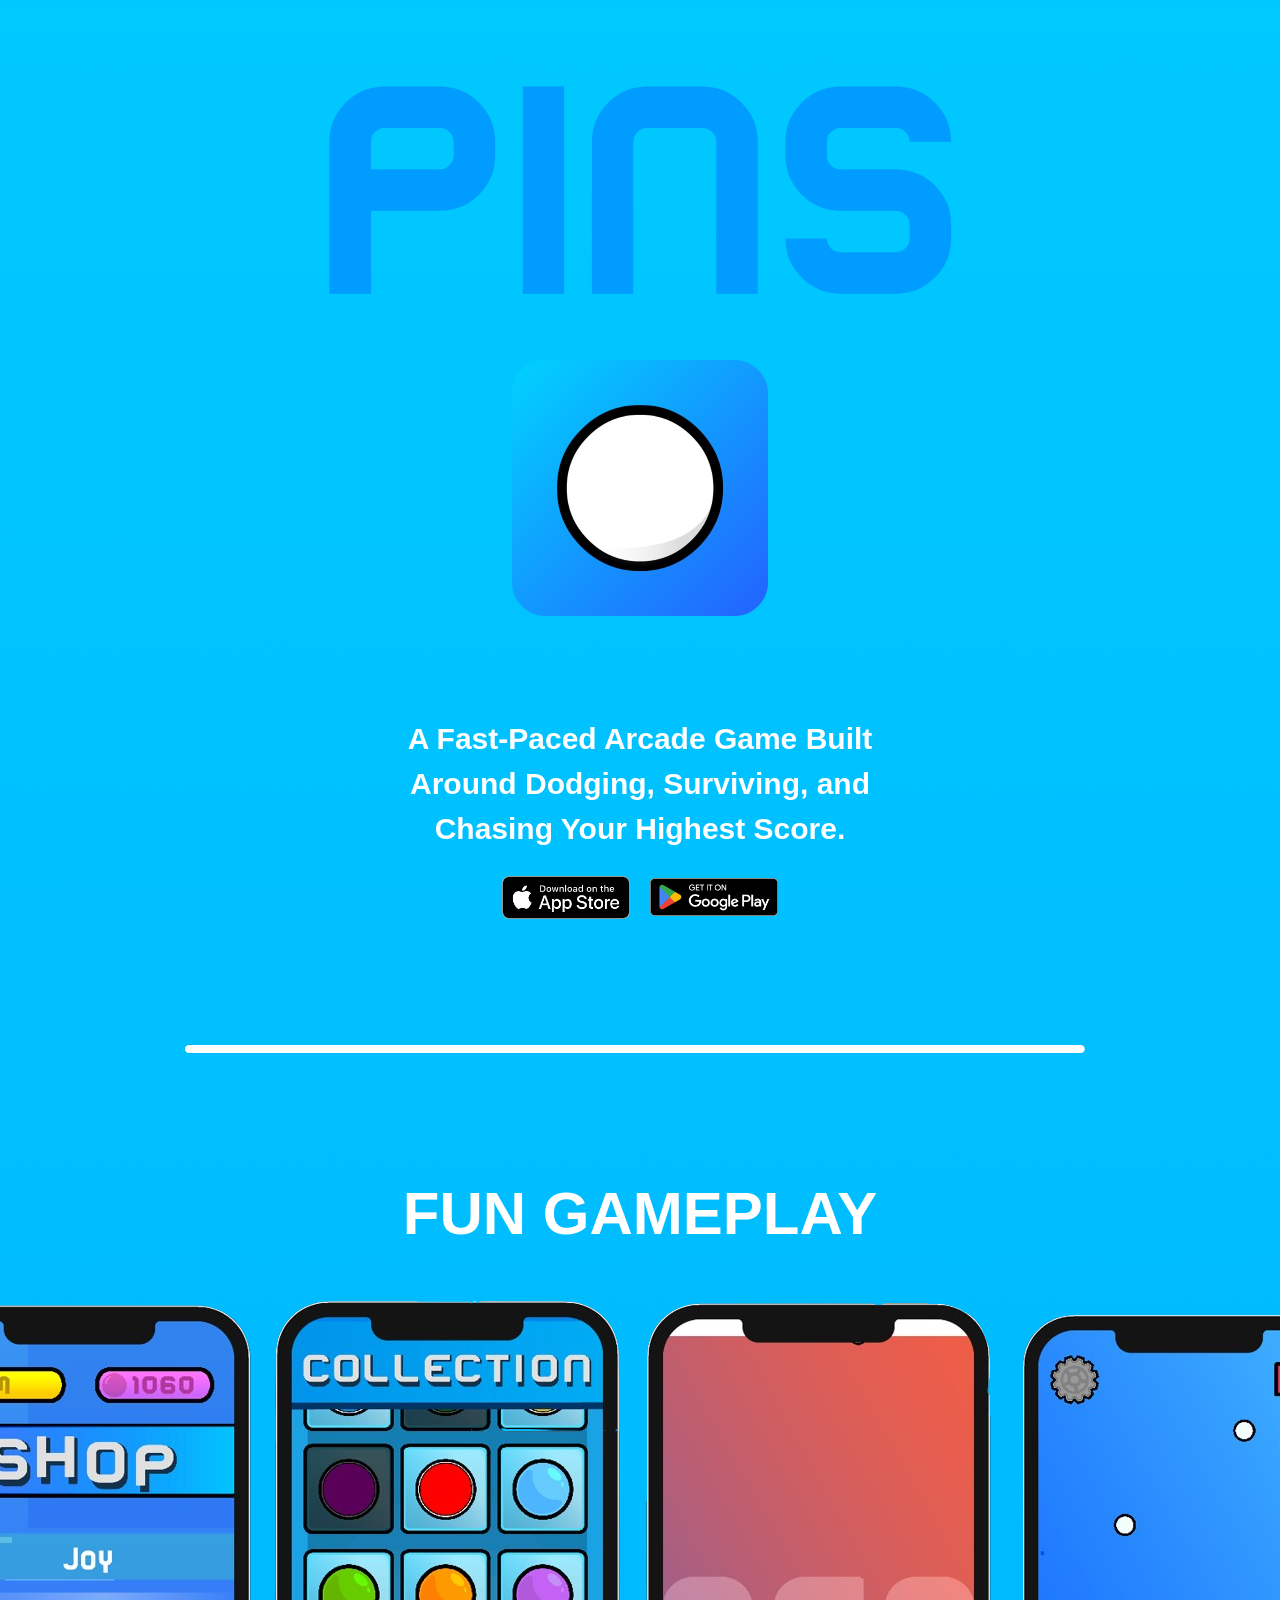
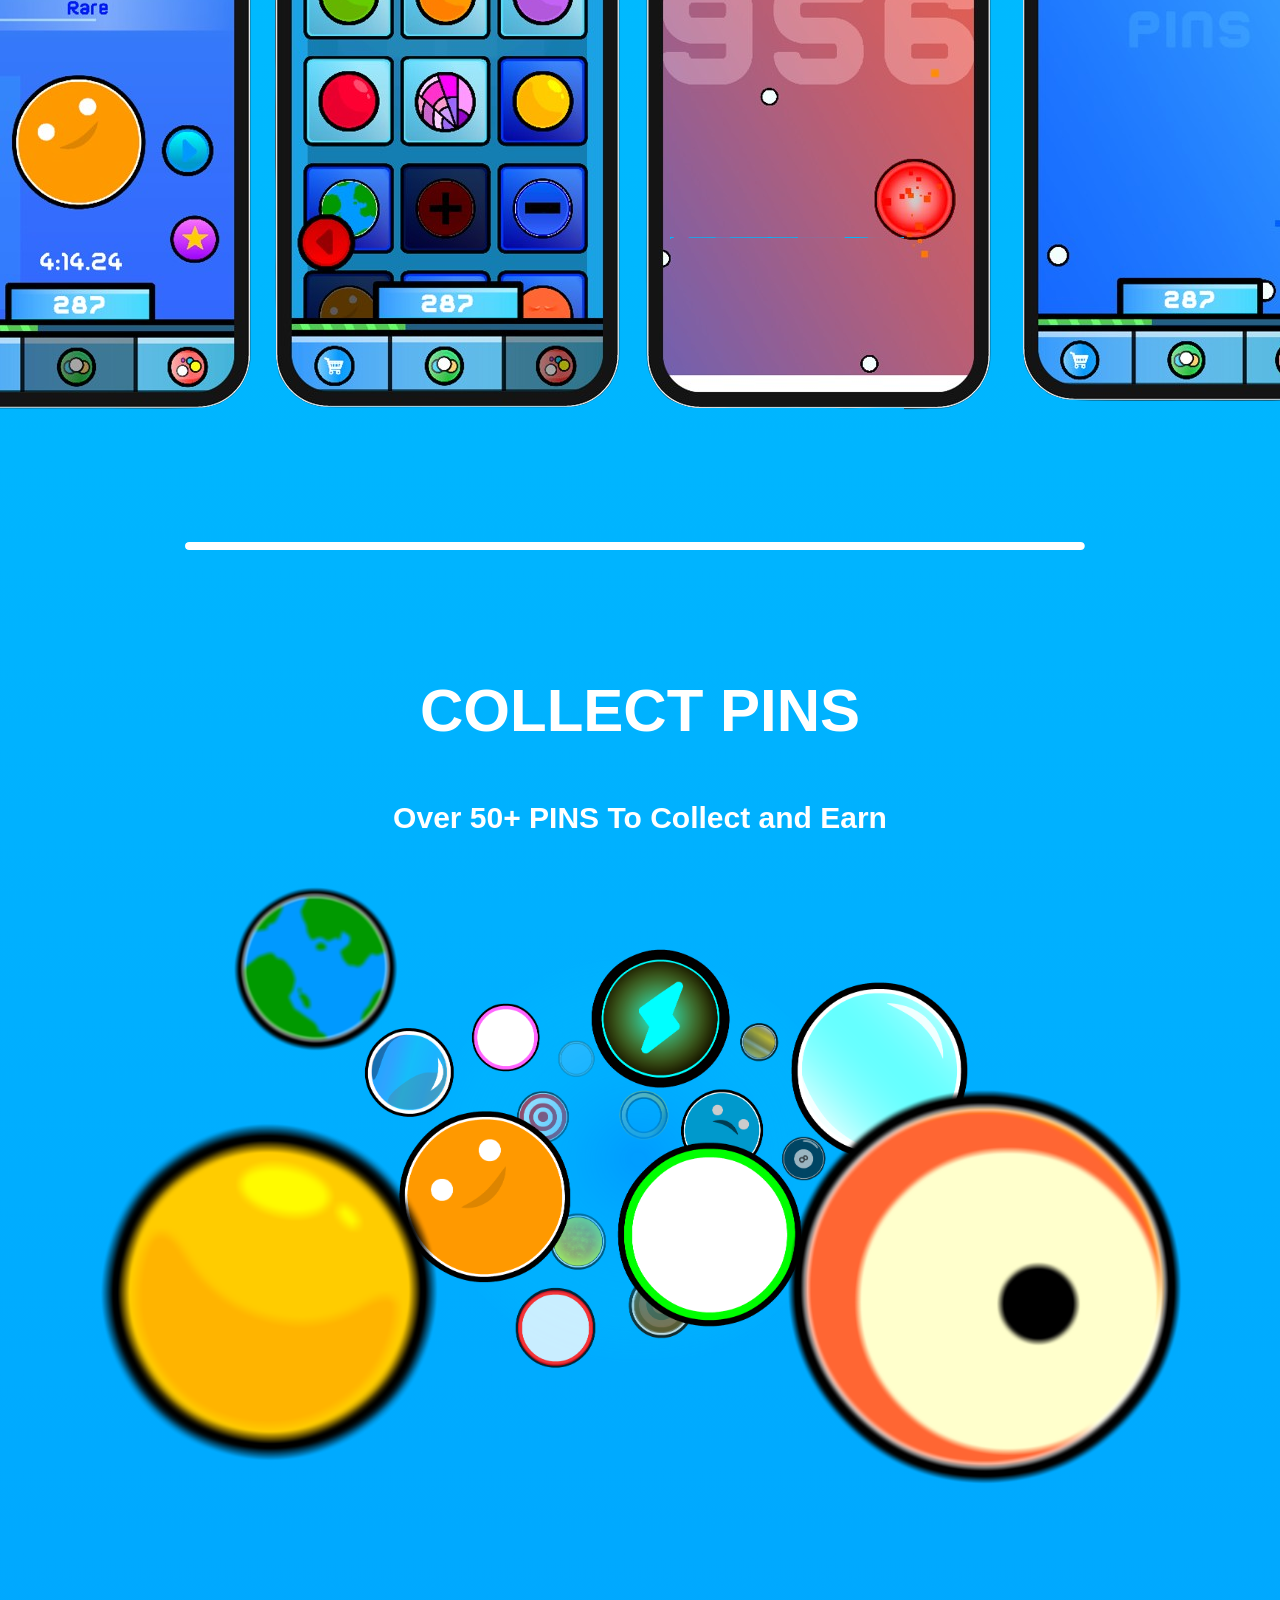
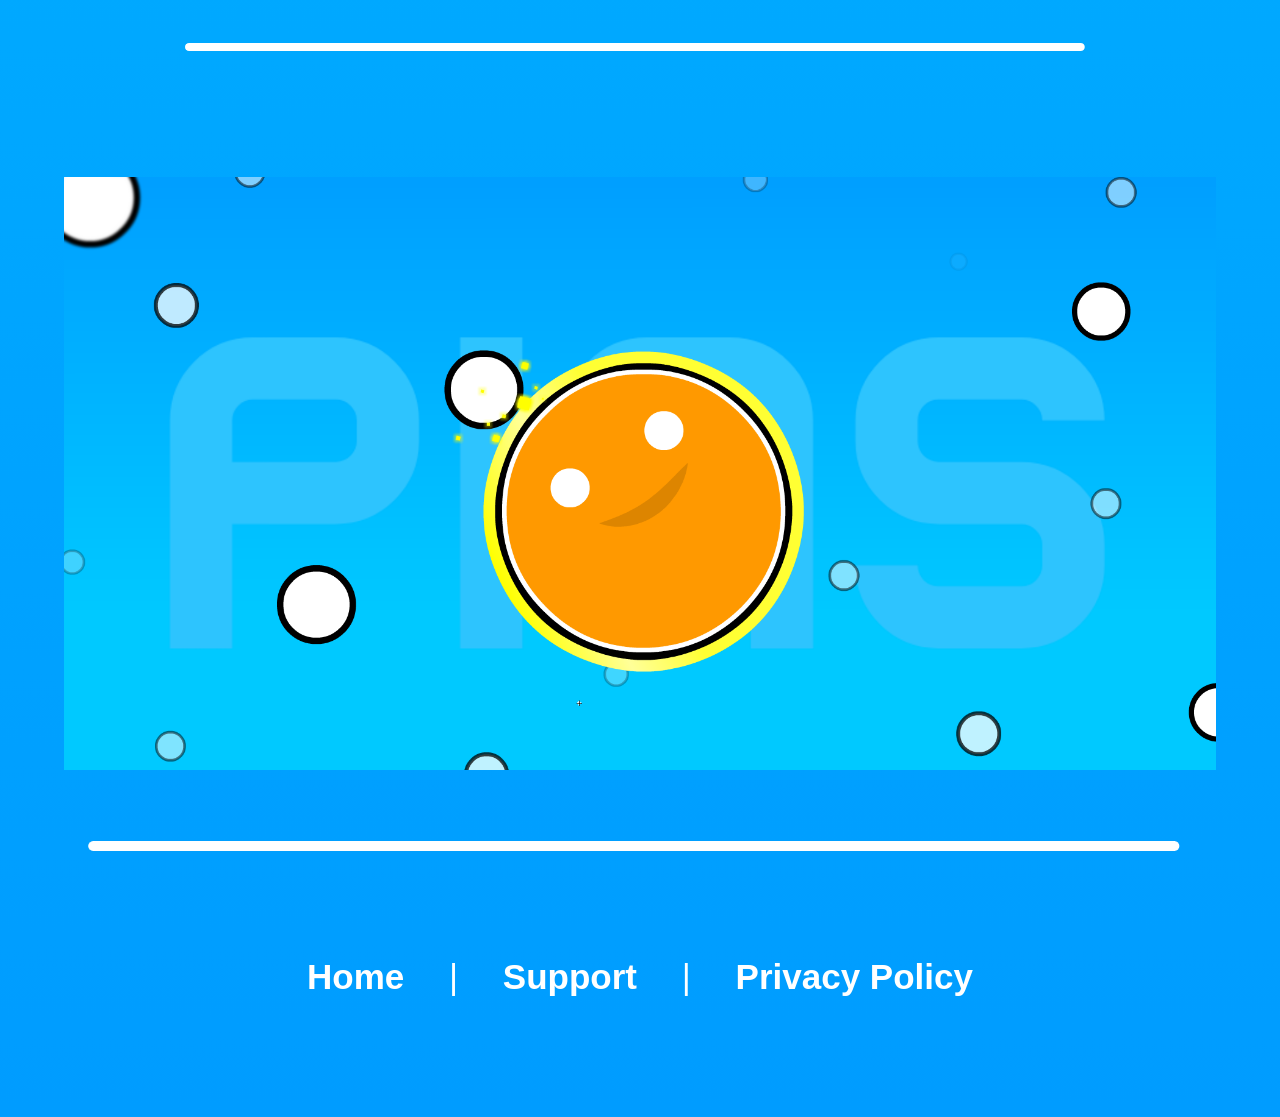
<file: index.html>
<!DOCTYPE html>
<html lang="en">

<head>
    <meta charset="UTF-8">

    <meta
        name="viewport"
        content="width=device-width, initial-scale=1.0"
    >

    <title>PINS</title>

    <link rel="stylesheet" href="css/style.css">
</head>

<body>

    <header>
        <img
            src="Images/PinsLogV3.1.png"
            alt="PINS Logo"
            class="pins-logo"
        >
    </header>


    <main>

        <!-- App Icon -->

        <img
            src="Images/AppIcon(Rounded).png"
            alt="PINS App Icon"
            class="AppIcon"
        >


        <!-- Description -->

        <p class="game-description">
            <b>
                A Fast-Paced Arcade Game Built Around Dodging,
                Surviving, and Chasing Your Highest Score.
            </b>
        </p>


        <!-- Store Buttons -->

        <div class="image-container2 store-buttons">

            <img
                src="Images/Download_on_the_App_Store_Badge_US-UK_RGB_blk_092917.png"
                alt="Download on the App Store"
            >

            <img
                src="Images/GetItOnGooglePlay_Badge_Web_color_English.png"
                alt="Get it on Google Play"
            >

        </div>


        <!-- Gameplay Separator -->

        <img
            src="Images/Seperator.png"
            alt=""
            class="SeperatorSmall"
        >


        <p class="Subtitle">
            <b>FUN GAMEPLAY</b>
        </p>


        <!-- Gameplay Images -->

        <div class="image-container">

            <img
                src="Images/GamePlay2.png"
                alt="Game Play Shot"
            >

            <img
                src="Images/Shop.png"
                alt="Shop Screen Preview"
            >

            <img
                src="Images/Collections.png"
                alt="Collections Screen Preview"
            >

            <img
                src="Images/GamePlay1.0.png"
                alt="Second Game Play Shot"
            >

            <img
                src="Images/HomeScreen.png"
                alt="Home Screen Preview"
            >

            <img
                src="Images/Inventory.png"
                alt="Inventory Screen Preview"
            >

        </div>


        <!-- Promo Separator -->

        <img
            src="Images/Seperator.png"
            alt=""
            class="SeperatorSmall"
        >

         <p class="Subtitle">
            <b>COLLECT PINS</b>
        </p>
        <p class="game-description">
            <b>Over 50+ PINS To Collect and Earn</b>
        </p>

        <img
            src="Images/PromoImageV2.png"
            alt="PINS Promotional Image"
            class="Promo"
        >

        
        <img
            src="Images/Seperator.png"
            alt=""
            class="SeperatorSmall"
        >

        <!-- Promotional Image -->

        <img
            src="Images/PinsPromotionalImage1.png"
            alt="PINS Promotional Image"
            class="Promo"
        >


        <!-- Footer Separator -->

        <img
            src="Images/Seperator.png"
            alt=""
            class="SeperatorLarge"
        >


        <!-- Navigation -->

        <nav>
            <a href="index.html">Home</a>
            <span>|</span>

            <a href="support.html">Support</a>
            <span>|</span>

            <a href="privacy-policy.html">Privacy Policy</a>
        </nav>

    </main>

</body>

</html>
</file>
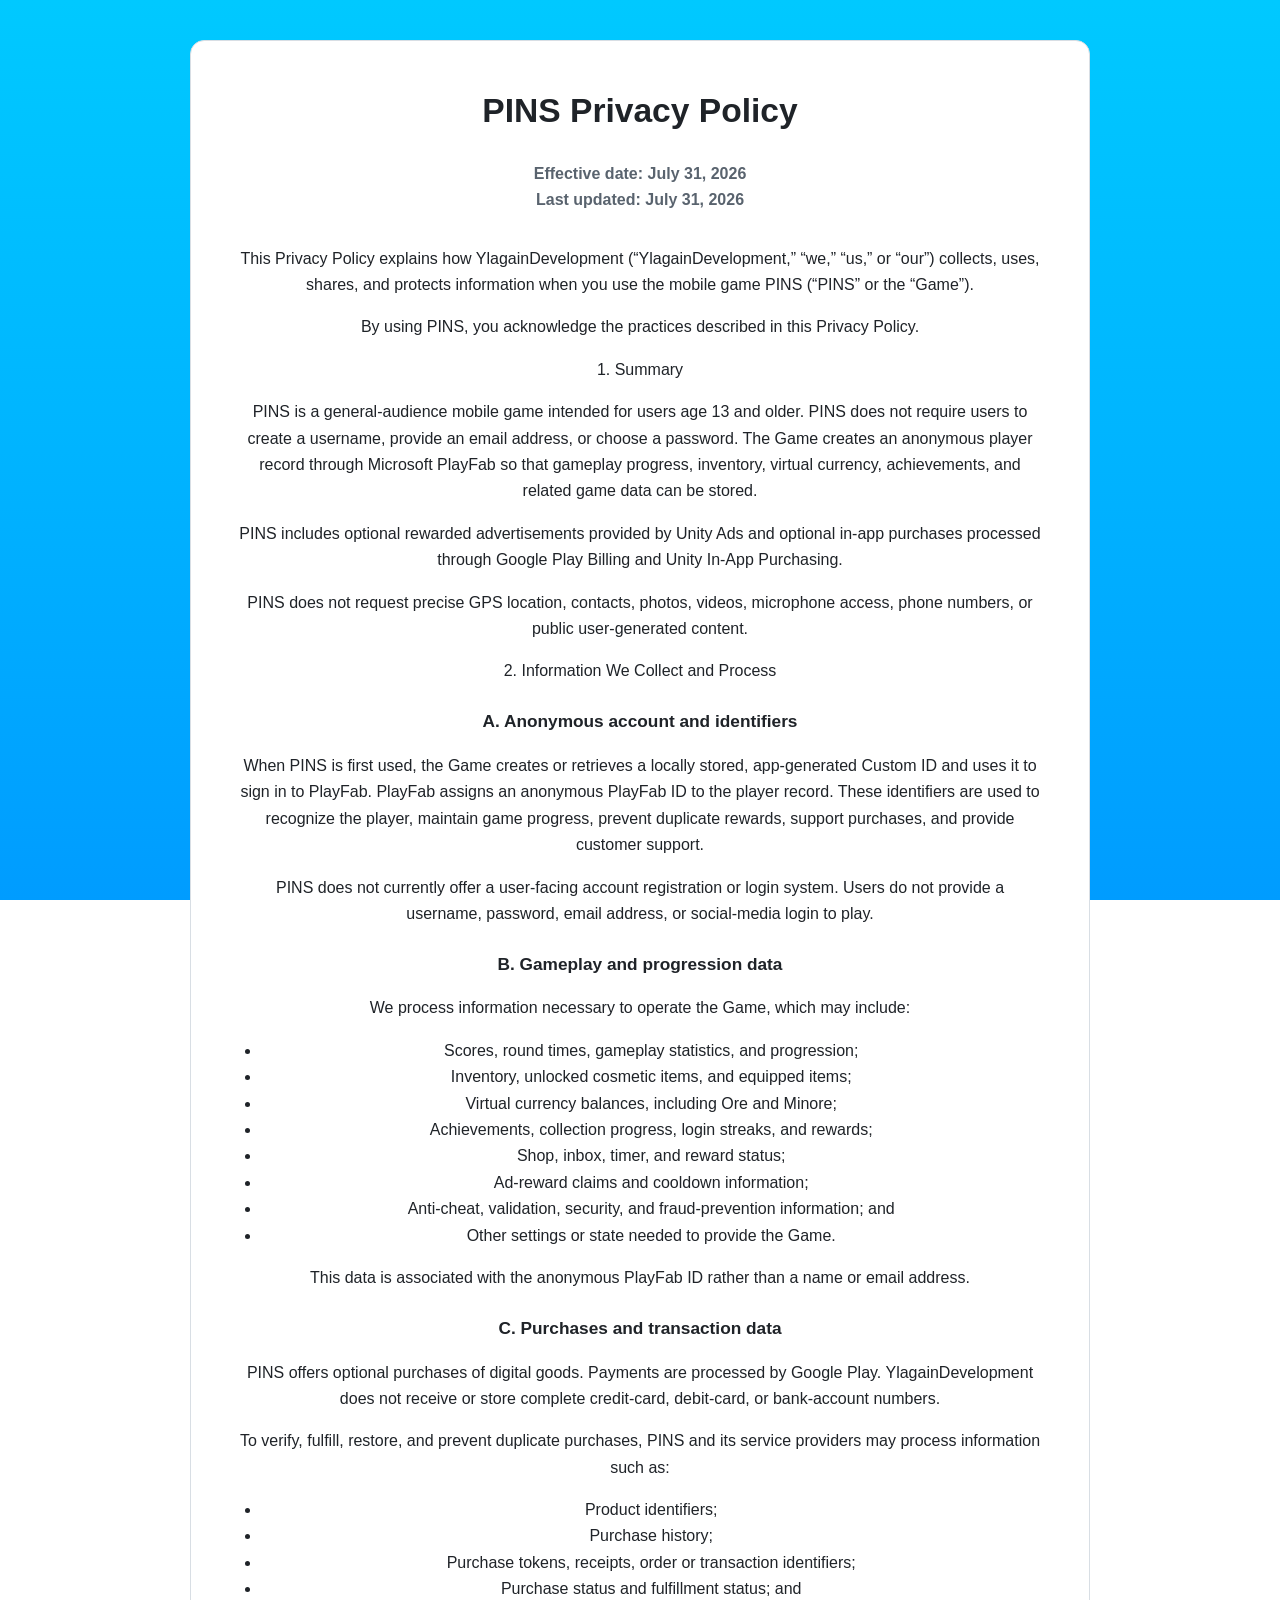
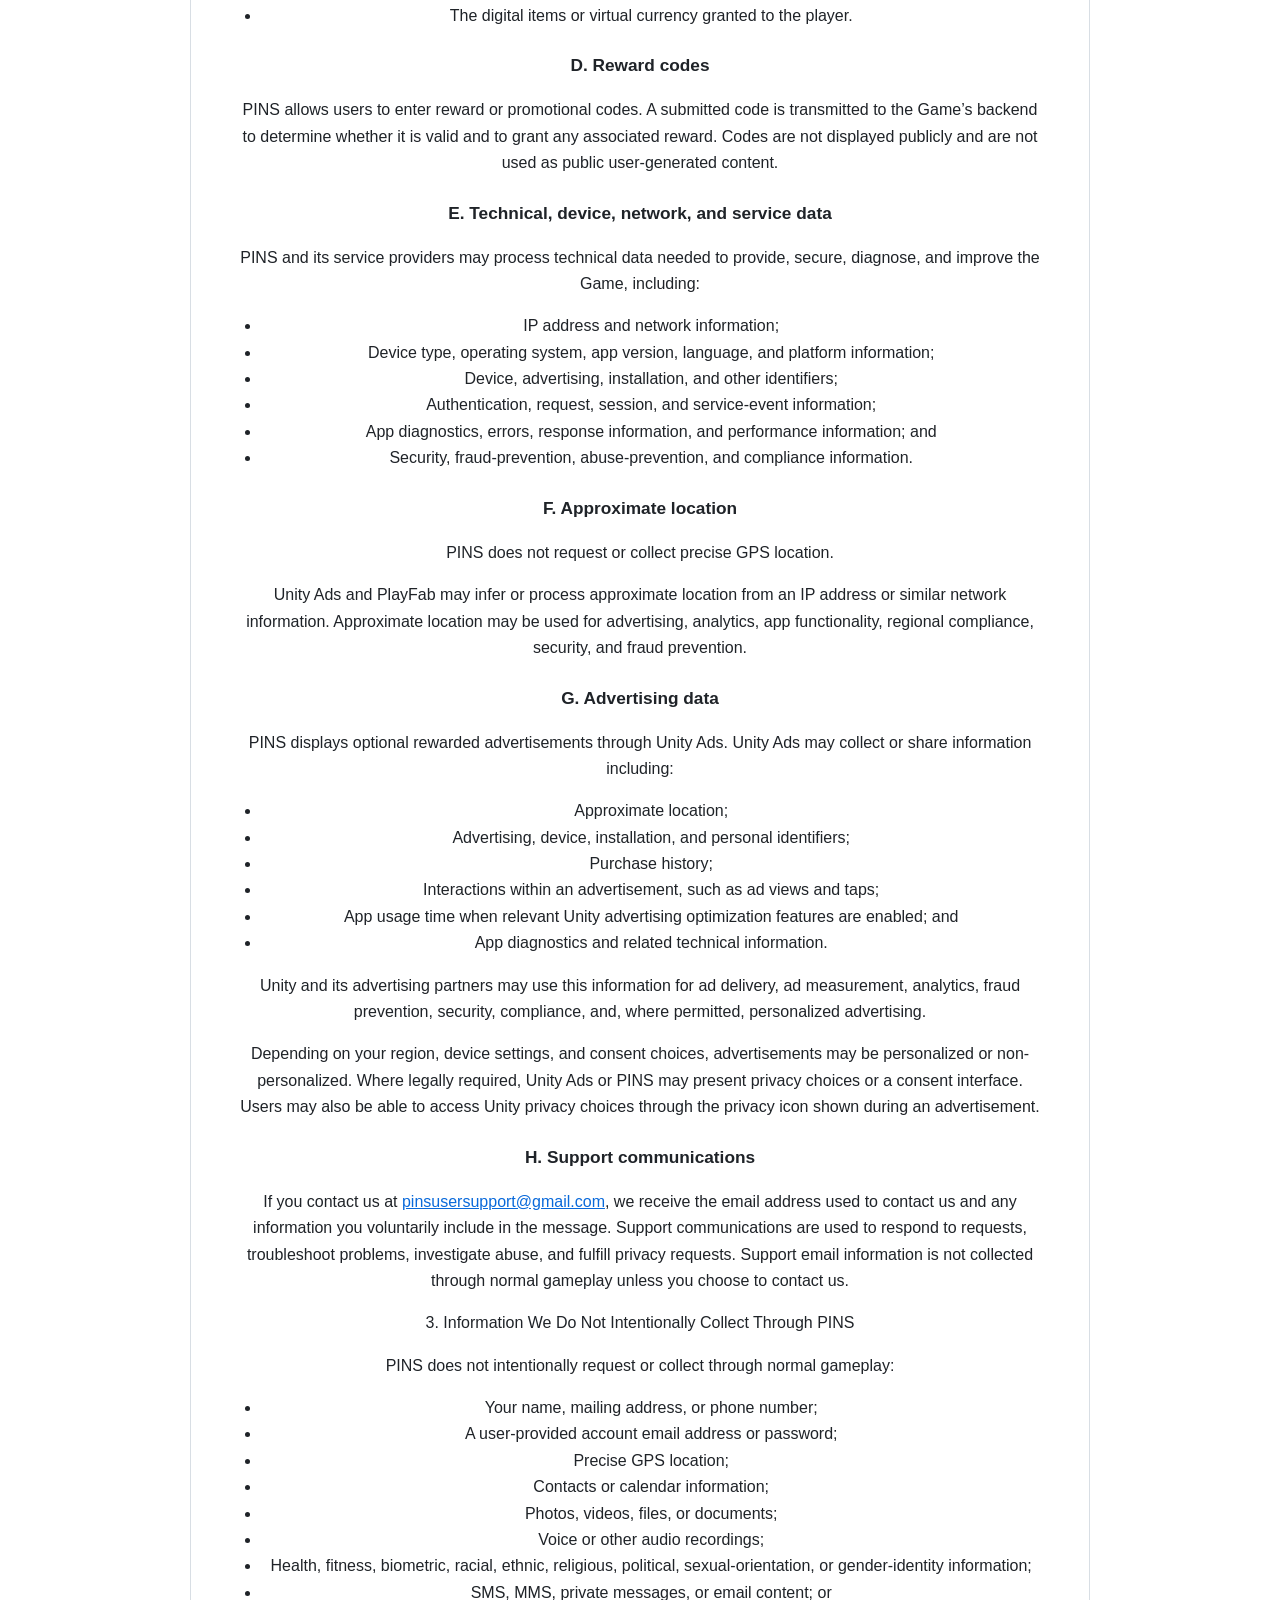
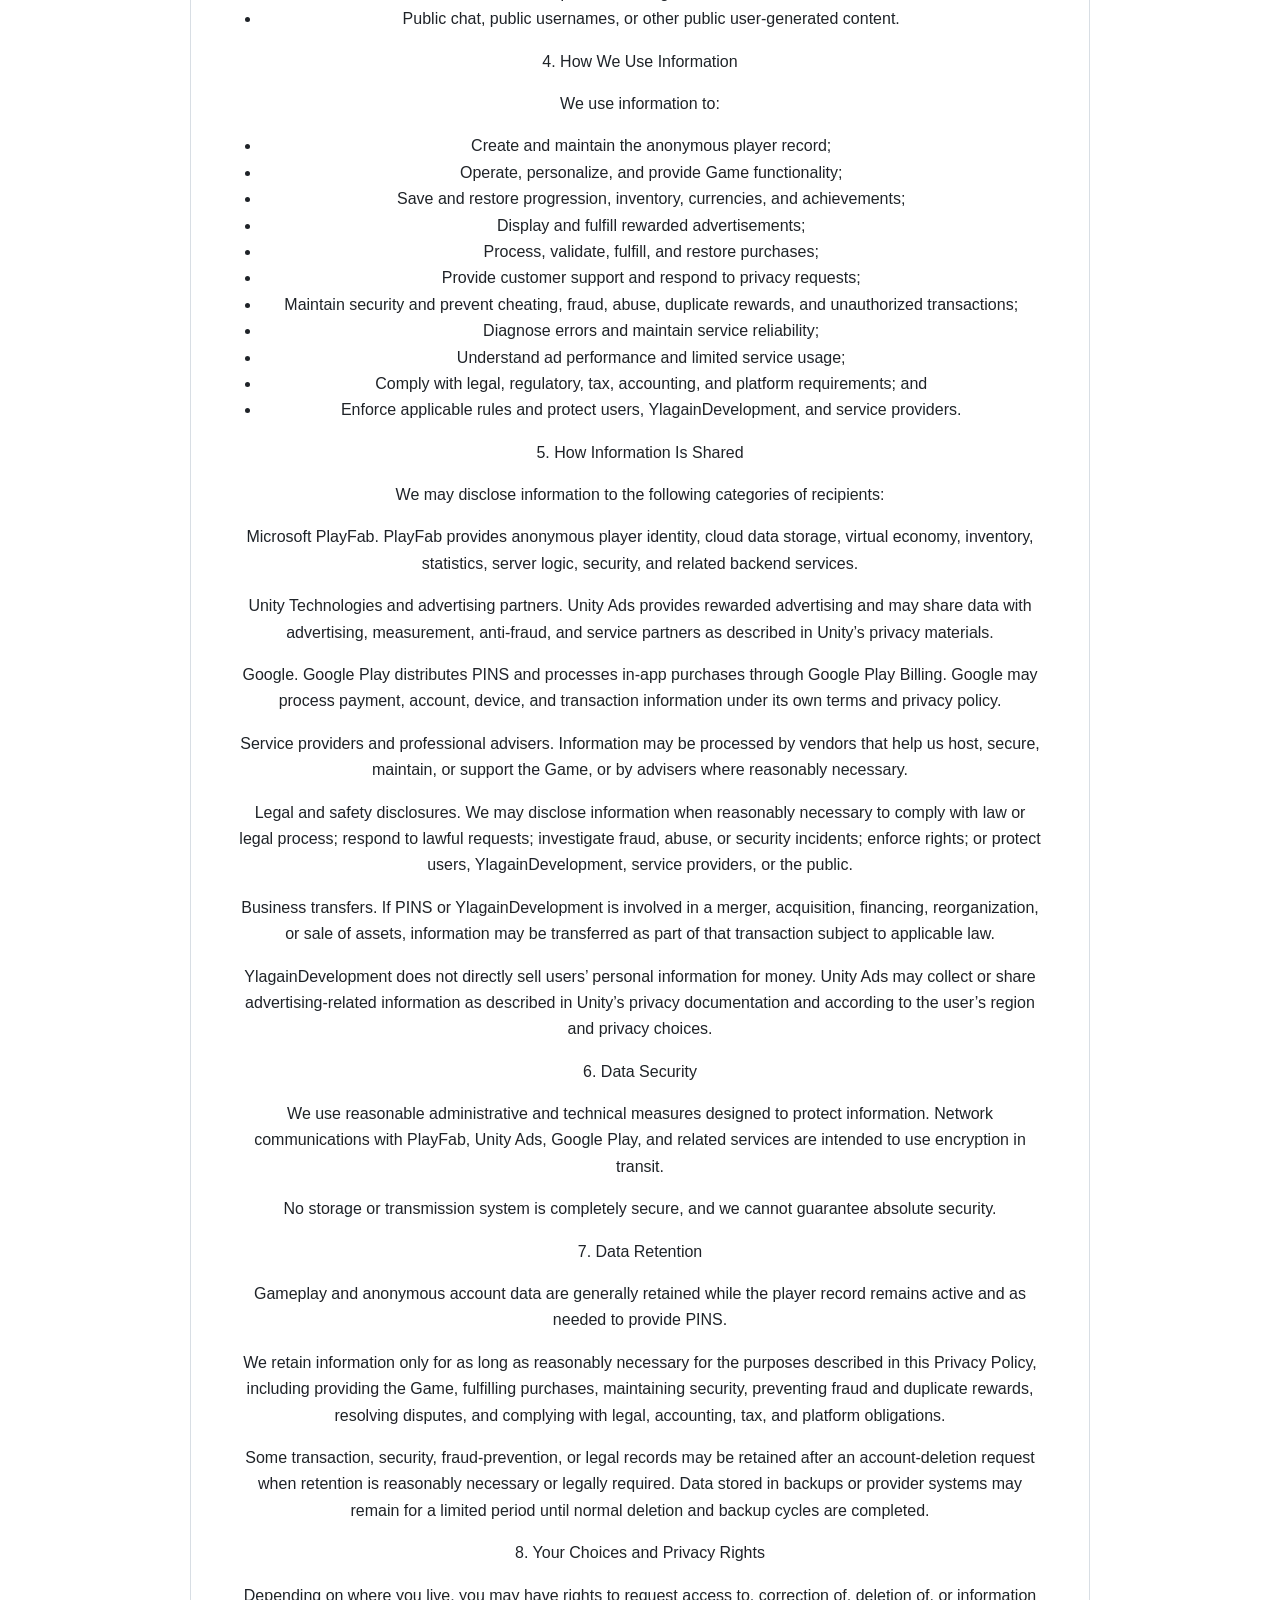
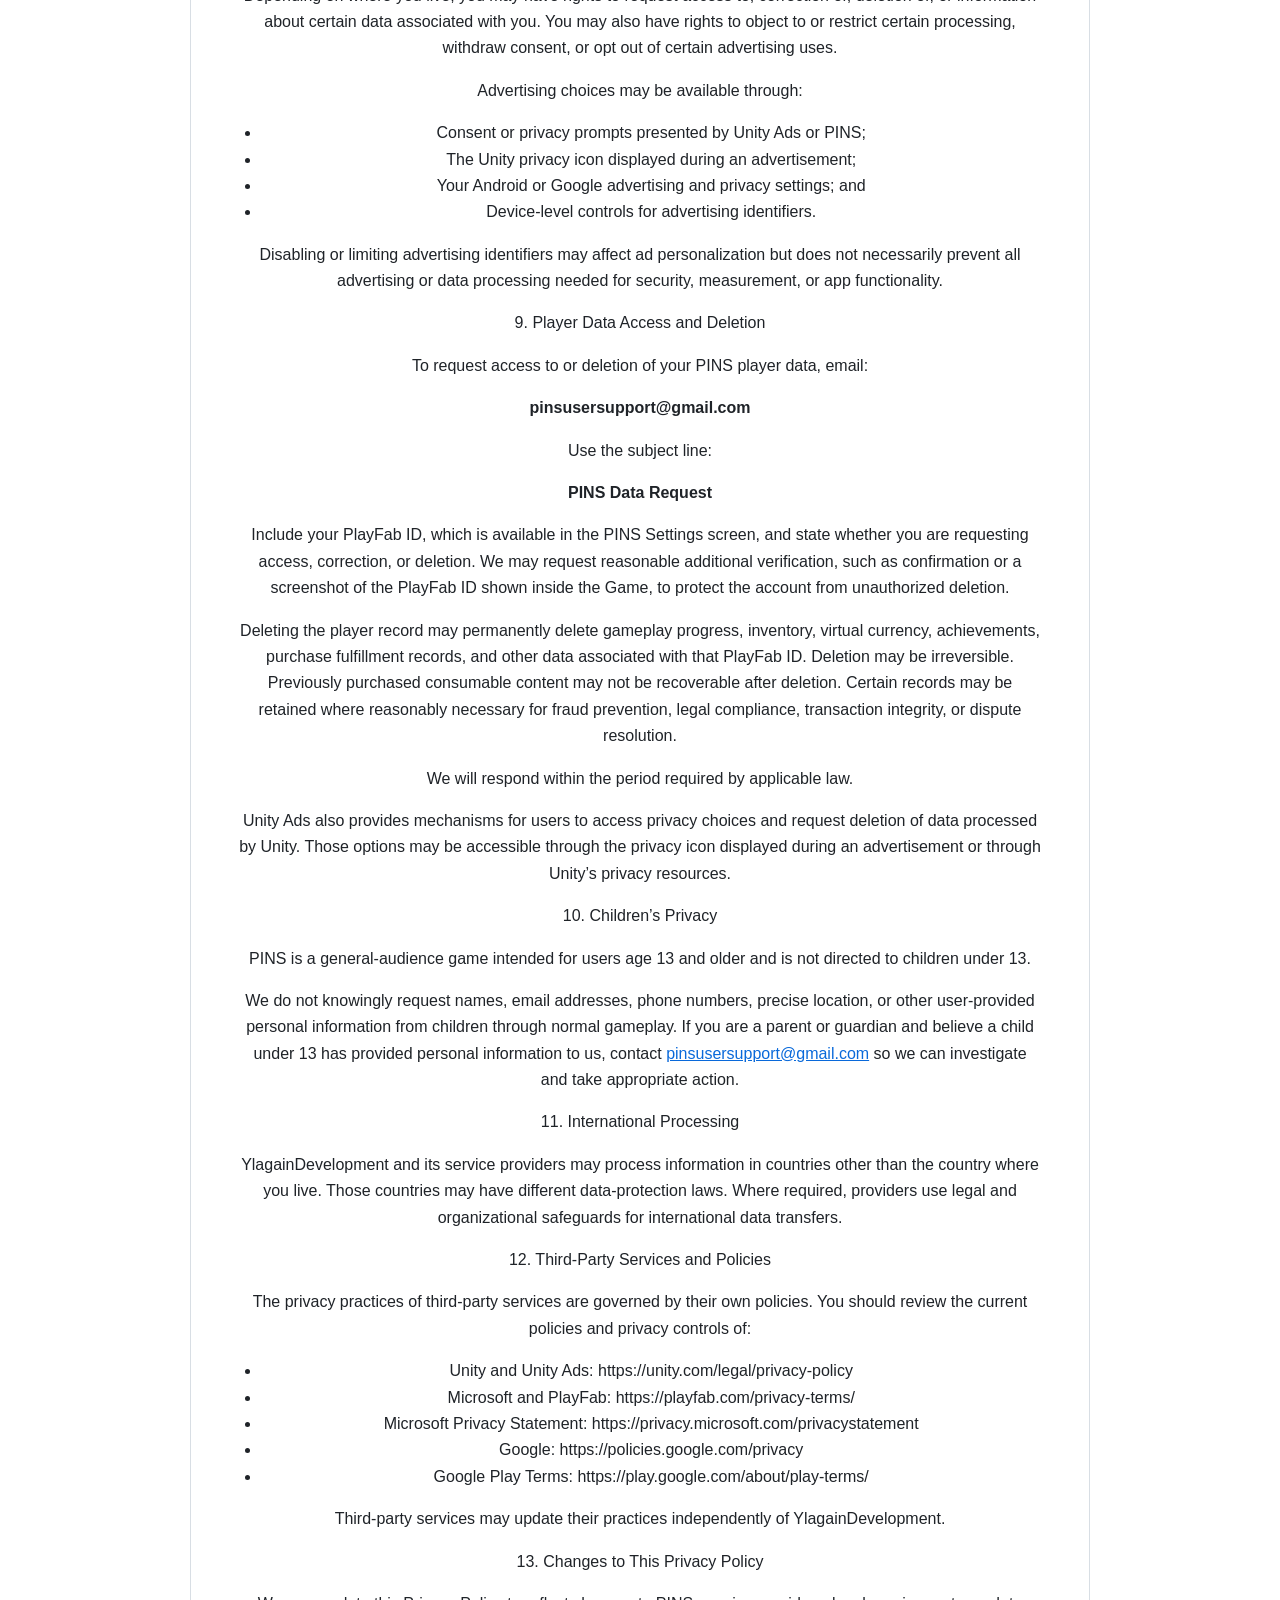
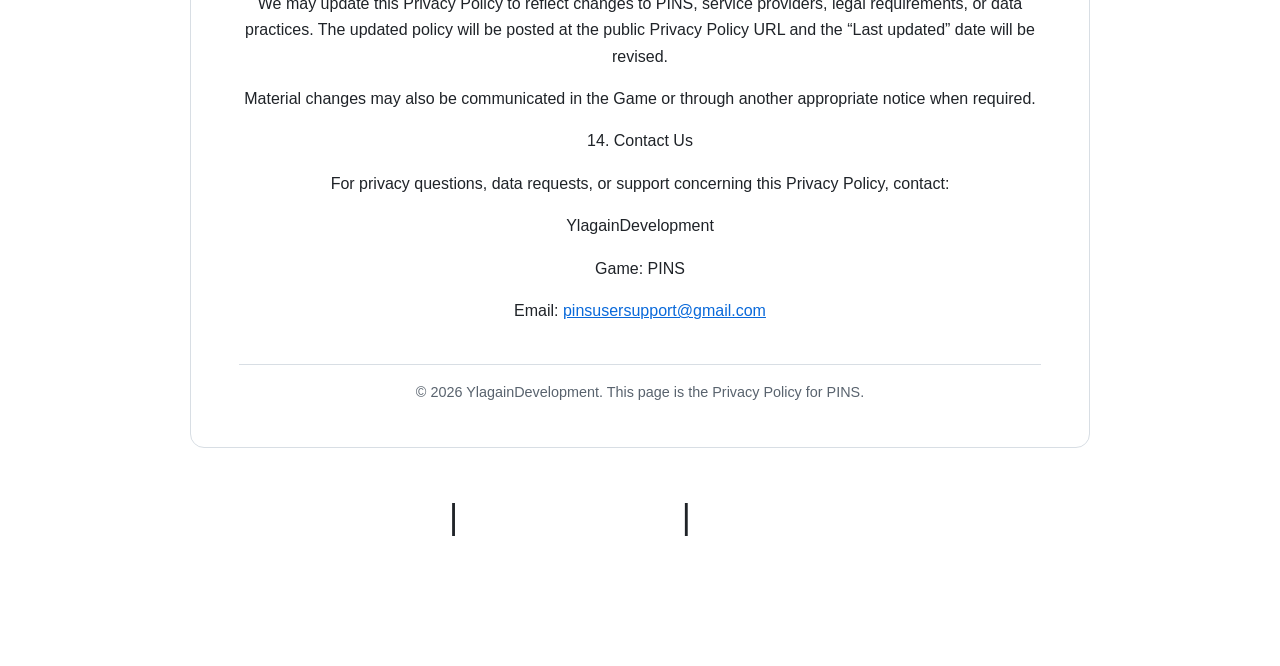
<file: privacy-policy.html>
<!doctype html>
<html lang="en">
<head>
  <meta charset="utf-8">
  <meta name="viewport" content="width=device-width, initial-scale=1">
  <meta name="description" content="Privacy Policy for PINS by YlagainDevelopment.">
  <title>PINS Privacy Policy | YlagainDevelopment</title>
  <link rel="stylesheet" href="css/style.css">
  <style>
:root {
  color-scheme: light dark;
  --bg: #f7f7f8;
  --card: #ffffff;
  --text: #1f2328;
  --muted: #59636e;
  --line: #d8dee4;
  --link: #0969da;
}
@media (prefers-color-scheme: dark) {
  :root {
    --bg: #0d1117;
    --card: #161b22;
    --text: #e6edf3;
    --muted: #9da7b3;
    --line: #30363d;
    --link: #58a6ff;
  }
}
* { box-sizing: border-box; }
body {
  margin: 0;
  background: var(--bg);
  color: var(--text);
  font-family: -apple-system, BlinkMacSystemFont, "Segoe UI", Roboto, Helvetica, Arial, sans-serif;
  line-height: 1.65;
}
main {
  max-width: 900px;
  margin: 40px auto;
  padding: 42px 48px;
  background: var(--card);
  border: 1px solid var(--line);
  border-radius: 14px;
}
h1 { margin-top: 0; font-size: 2.1rem; }
h2 { margin-top: 2rem; font-size: 1.35rem; }
h3 { margin-top: 1.4rem; font-size: 1.08rem; }
p, li { font-size: 1rem; }
.meta { color: var(--muted); margin-bottom: 2rem; }
a { color: var(--link); overflow-wrap: anywhere; }
ul { padding-left: 1.4rem; }
.contact {
  padding: 1rem 1.2rem;
  border: 1px solid var(--line);
  border-radius: 10px;
}
footer {
  margin-top: 2.5rem;
  padding-top: 1rem;
  border-top: 1px solid var(--line);
  color: var(--muted);
  font-size: .9rem;
}
@media (max-width: 700px) {
  main { margin: 0; padding: 28px 20px; border: 0; border-radius: 0; }
  h1 { font-size: 1.75rem; }
}
</style>
</head>
<body class="privacy-page">
  <main>
    <h1>PINS Privacy Policy</h1><p class="meta"><strong>Effective date: July 31, 2026</strong><br><strong>Last updated: July 31, 2026</strong></p><p>This Privacy Policy explains how YlagainDevelopment (“YlagainDevelopment,” “we,” “us,” or “our”) collects, uses, shares, and protects information when you use the mobile game PINS (“PINS” or the “Game”).</p><p>By using PINS, you acknowledge the practices described in this Privacy Policy.</p><p>1. Summary</p><p>PINS is a general-audience mobile game intended for users age 13 and older. PINS does not require users to create a username, provide an email address, or choose a password. The Game creates an anonymous player record through Microsoft PlayFab so that gameplay progress, inventory, virtual currency, achievements, and related game data can be stored.</p><p>PINS includes optional rewarded advertisements provided by Unity Ads and optional in-app purchases processed through Google Play Billing and Unity In-App Purchasing.</p><p>PINS does not request precise GPS location, contacts, photos, videos, microphone access, phone numbers, or public user-generated content.</p><p>2. Information We Collect and Process</p><h3>A. Anonymous account and identifiers</h3><p>When PINS is first used, the Game creates or retrieves a locally stored, app-generated Custom ID and uses it to sign in to PlayFab. PlayFab assigns an anonymous PlayFab ID to the player record. These identifiers are used to recognize the player, maintain game progress, prevent duplicate rewards, support purchases, and provide customer support.</p><p>PINS does not currently offer a user-facing account registration or login system. Users do not provide a username, password, email address, or social-media login to play.</p><h3>B. Gameplay and progression data</h3><p>We process information necessary to operate the Game, which may include:</p><ul><li>Scores, round times, gameplay statistics, and progression;</li><li>Inventory, unlocked cosmetic items, and equipped items;</li><li>Virtual currency balances, including Ore and Minore;</li><li>Achievements, collection progress, login streaks, and rewards;</li><li>Shop, inbox, timer, and reward status;</li><li>Ad-reward claims and cooldown information;</li><li>Anti-cheat, validation, security, and fraud-prevention information; and</li><li>Other settings or state needed to provide the Game.</li></ul><p>This data is associated with the anonymous PlayFab ID rather than a name or email address.</p><h3>C. Purchases and transaction data</h3><p>PINS offers optional purchases of digital goods. Payments are processed by Google Play. YlagainDevelopment does not receive or store complete credit-card, debit-card, or bank-account numbers.</p><p>To verify, fulfill, restore, and prevent duplicate purchases, PINS and its service providers may process information such as:</p><ul><li>Product identifiers;</li><li>Purchase history;</li><li>Purchase tokens, receipts, order or transaction identifiers;</li><li>Purchase status and fulfillment status; and</li><li>The digital items or virtual currency granted to the player.</li></ul><h3>D. Reward codes</h3><p>PINS allows users to enter reward or promotional codes. A submitted code is transmitted to the Game’s backend to determine whether it is valid and to grant any associated reward. Codes are not displayed publicly and are not used as public user-generated content.</p><h3>E. Technical, device, network, and service data</h3><p>PINS and its service providers may process technical data needed to provide, secure, diagnose, and improve the Game, including:</p><ul><li>IP address and network information;</li><li>Device type, operating system, app version, language, and platform information;</li><li>Device, advertising, installation, and other identifiers;</li><li>Authentication, request, session, and service-event information;</li><li>App diagnostics, errors, response information, and performance information; and</li><li>Security, fraud-prevention, abuse-prevention, and compliance information.</li></ul><h3>F. Approximate location</h3><p>PINS does not request or collect precise GPS location.</p><p>Unity Ads and PlayFab may infer or process approximate location from an IP address or similar network information. Approximate location may be used for advertising, analytics, app functionality, regional compliance, security, and fraud prevention.</p><h3>G. Advertising data</h3><p>PINS displays optional rewarded advertisements through Unity Ads. Unity Ads may collect or share information including:</p><ul><li>Approximate location;</li><li>Advertising, device, installation, and personal identifiers;</li><li>Purchase history;</li><li>Interactions within an advertisement, such as ad views and taps;</li><li>App usage time when relevant Unity advertising optimization features are enabled; and</li><li>App diagnostics and related technical information.</li></ul><p>Unity and its advertising partners may use this information for ad delivery, ad measurement, analytics, fraud prevention, security, compliance, and, where permitted, personalized advertising.</p><p>Depending on your region, device settings, and consent choices, advertisements may be personalized or non-personalized. Where legally required, Unity Ads or PINS may present privacy choices or a consent interface. Users may also be able to access Unity privacy choices through the privacy icon shown during an advertisement.</p><h3>H. Support communications</h3><p>If you contact us at <a href="mailto:pinsusersupport@gmail.com">pinsusersupport@gmail.com</a>, we receive the email address used to contact us and any information you voluntarily include in the message. Support communications are used to respond to requests, troubleshoot problems, investigate abuse, and fulfill privacy requests. Support email information is not collected through normal gameplay unless you choose to contact us.</p><p>3. Information We Do Not Intentionally Collect Through PINS</p><p>PINS does not intentionally request or collect through normal gameplay:</p><ul><li>Your name, mailing address, or phone number;</li><li>A user-provided account email address or password;</li><li>Precise GPS location;</li><li>Contacts or calendar information;</li><li>Photos, videos, files, or documents;</li><li>Voice or other audio recordings;</li><li>Health, fitness, biometric, racial, ethnic, religious, political, sexual-orientation, or gender-identity information;</li><li>SMS, MMS, private messages, or email content; or</li><li>Public chat, public usernames, or other public user-generated content.</li></ul><p>4. How We Use Information</p><p>We use information to:</p><ul><li>Create and maintain the anonymous player record;</li><li>Operate, personalize, and provide Game functionality;</li><li>Save and restore progression, inventory, currencies, and achievements;</li><li>Display and fulfill rewarded advertisements;</li><li>Process, validate, fulfill, and restore purchases;</li><li>Provide customer support and respond to privacy requests;</li><li>Maintain security and prevent cheating, fraud, abuse, duplicate rewards, and unauthorized transactions;</li><li>Diagnose errors and maintain service reliability;</li><li>Understand ad performance and limited service usage;</li><li>Comply with legal, regulatory, tax, accounting, and platform requirements; and</li><li>Enforce applicable rules and protect users, YlagainDevelopment, and service providers.</li></ul><p>5. How Information Is Shared</p><p>We may disclose information to the following categories of recipients:</p><p>Microsoft PlayFab. PlayFab provides anonymous player identity, cloud data storage, virtual economy, inventory, statistics, server logic, security, and related backend services.</p><p>Unity Technologies and advertising partners. Unity Ads provides rewarded advertising and may share data with advertising, measurement, anti-fraud, and service partners as described in Unity’s privacy materials.</p><p>Google. Google Play distributes PINS and processes in-app purchases through Google Play Billing. Google may process payment, account, device, and transaction information under its own terms and privacy policy.</p><p>Service providers and professional advisers. Information may be processed by vendors that help us host, secure, maintain, or support the Game, or by advisers where reasonably necessary.</p><p>Legal and safety disclosures. We may disclose information when reasonably necessary to comply with law or legal process; respond to lawful requests; investigate fraud, abuse, or security incidents; enforce rights; or protect users, YlagainDevelopment, service providers, or the public.</p><p>Business transfers. If PINS or YlagainDevelopment is involved in a merger, acquisition, financing, reorganization, or sale of assets, information may be transferred as part of that transaction subject to applicable law.</p><p>YlagainDevelopment does not directly sell users’ personal information for money. Unity Ads may collect or share advertising-related information as described in Unity’s privacy documentation and according to the user’s region and privacy choices.</p><p>6. Data Security</p><p>We use reasonable administrative and technical measures designed to protect information. Network communications with PlayFab, Unity Ads, Google Play, and related services are intended to use encryption in transit.</p><p>No storage or transmission system is completely secure, and we cannot guarantee absolute security.</p><p>7. Data Retention</p><p>Gameplay and anonymous account data are generally retained while the player record remains active and as needed to provide PINS.</p><p>We retain information only for as long as reasonably necessary for the purposes described in this Privacy Policy, including providing the Game, fulfilling purchases, maintaining security, preventing fraud and duplicate rewards, resolving disputes, and complying with legal, accounting, tax, and platform obligations.</p><p>Some transaction, security, fraud-prevention, or legal records may be retained after an account-deletion request when retention is reasonably necessary or legally required. Data stored in backups or provider systems may remain for a limited period until normal deletion and backup cycles are completed.</p><p>8. Your Choices and Privacy Rights</p><p>Depending on where you live, you may have rights to request access to, correction of, deletion of, or information about certain data associated with you. You may also have rights to object to or restrict certain processing, withdraw consent, or opt out of certain advertising uses.</p><p>Advertising choices may be available through:</p><ul><li>Consent or privacy prompts presented by Unity Ads or PINS;</li><li>The Unity privacy icon displayed during an advertisement;</li><li>Your Android or Google advertising and privacy settings; and</li><li>Device-level controls for advertising identifiers.</li></ul><p>Disabling or limiting advertising identifiers may affect ad personalization but does not necessarily prevent all advertising or data processing needed for security, measurement, or app functionality.</p><p>9. Player Data Access and Deletion</p><p>To request access to or deletion of your PINS player data, email:</p><p><strong>pinsusersupport@gmail.com</strong></p><p>Use the subject line:</p><p><strong>PINS Data Request</strong></p><p>Include your PlayFab ID, which is available in the PINS Settings screen, and state whether you are requesting access, correction, or deletion. We may request reasonable additional verification, such as confirmation or a screenshot of the PlayFab ID shown inside the Game, to protect the account from unauthorized deletion.</p><p>Deleting the player record may permanently delete gameplay progress, inventory, virtual currency, achievements, purchase fulfillment records, and other data associated with that PlayFab ID. Deletion may be irreversible. Previously purchased consumable content may not be recoverable after deletion. Certain records may be retained where reasonably necessary for fraud prevention, legal compliance, transaction integrity, or dispute resolution.</p><p>We will respond within the period required by applicable law.</p><p>Unity Ads also provides mechanisms for users to access privacy choices and request deletion of data processed by Unity. Those options may be accessible through the privacy icon displayed during an advertisement or through Unity’s privacy resources.</p><p>10. Children’s Privacy</p><p>PINS is a general-audience game intended for users age 13 and older and is not directed to children under 13.</p><p>We do not knowingly request names, email addresses, phone numbers, precise location, or other user-provided personal information from children through normal gameplay. If you are a parent or guardian and believe a child under 13 has provided personal information to us, contact <a href="mailto:pinsusersupport@gmail.com">pinsusersupport@gmail.com</a> so we can investigate and take appropriate action.</p><p>11. International Processing</p><p>YlagainDevelopment and its service providers may process information in countries other than the country where you live. Those countries may have different data-protection laws. Where required, providers use legal and organizational safeguards for international data transfers.</p><p>12. Third-Party Services and Policies</p><p>The privacy practices of third-party services are governed by their own policies. You should review the current policies and privacy controls of:</p><ul><li>Unity and Unity Ads: https://unity.com/legal/privacy-policy</li><li>Microsoft and PlayFab: https://playfab.com/privacy-terms/</li><li>Microsoft Privacy Statement: https://privacy.microsoft.com/privacystatement</li><li>Google: https://policies.google.com/privacy</li><li>Google Play Terms: https://play.google.com/about/play-terms/</li></ul><p>Third-party services may update their practices independently of YlagainDevelopment.</p><p>13. Changes to This Privacy Policy</p><p>We may update this Privacy Policy to reflect changes to PINS, service providers, legal requirements, or data practices. The updated policy will be posted at the public Privacy Policy URL and the “Last updated” date will be revised.</p><p>Material changes may also be communicated in the Game or through another appropriate notice when required.</p><p>14. Contact Us</p><p>For privacy questions, data requests, or support concerning this Privacy Policy, contact:</p><p>YlagainDevelopment</p><p>Game: PINS</p><p>Email: <a href="mailto:pinsusersupport@gmail.com">pinsusersupport@gmail.com</a></p>
    <footer>© 2026 YlagainDevelopment. This page is the Privacy Policy for PINS.</footer>
  </main>
        <nav>
            <a href="index.html">Home</a>
            <span>|</span>

            <a href="support.html">Support</a>
            <span>|</span>

            <a href="privacy-policy.html">Privacy Policy</a>
        </nav>
</body>
</html>
</file>
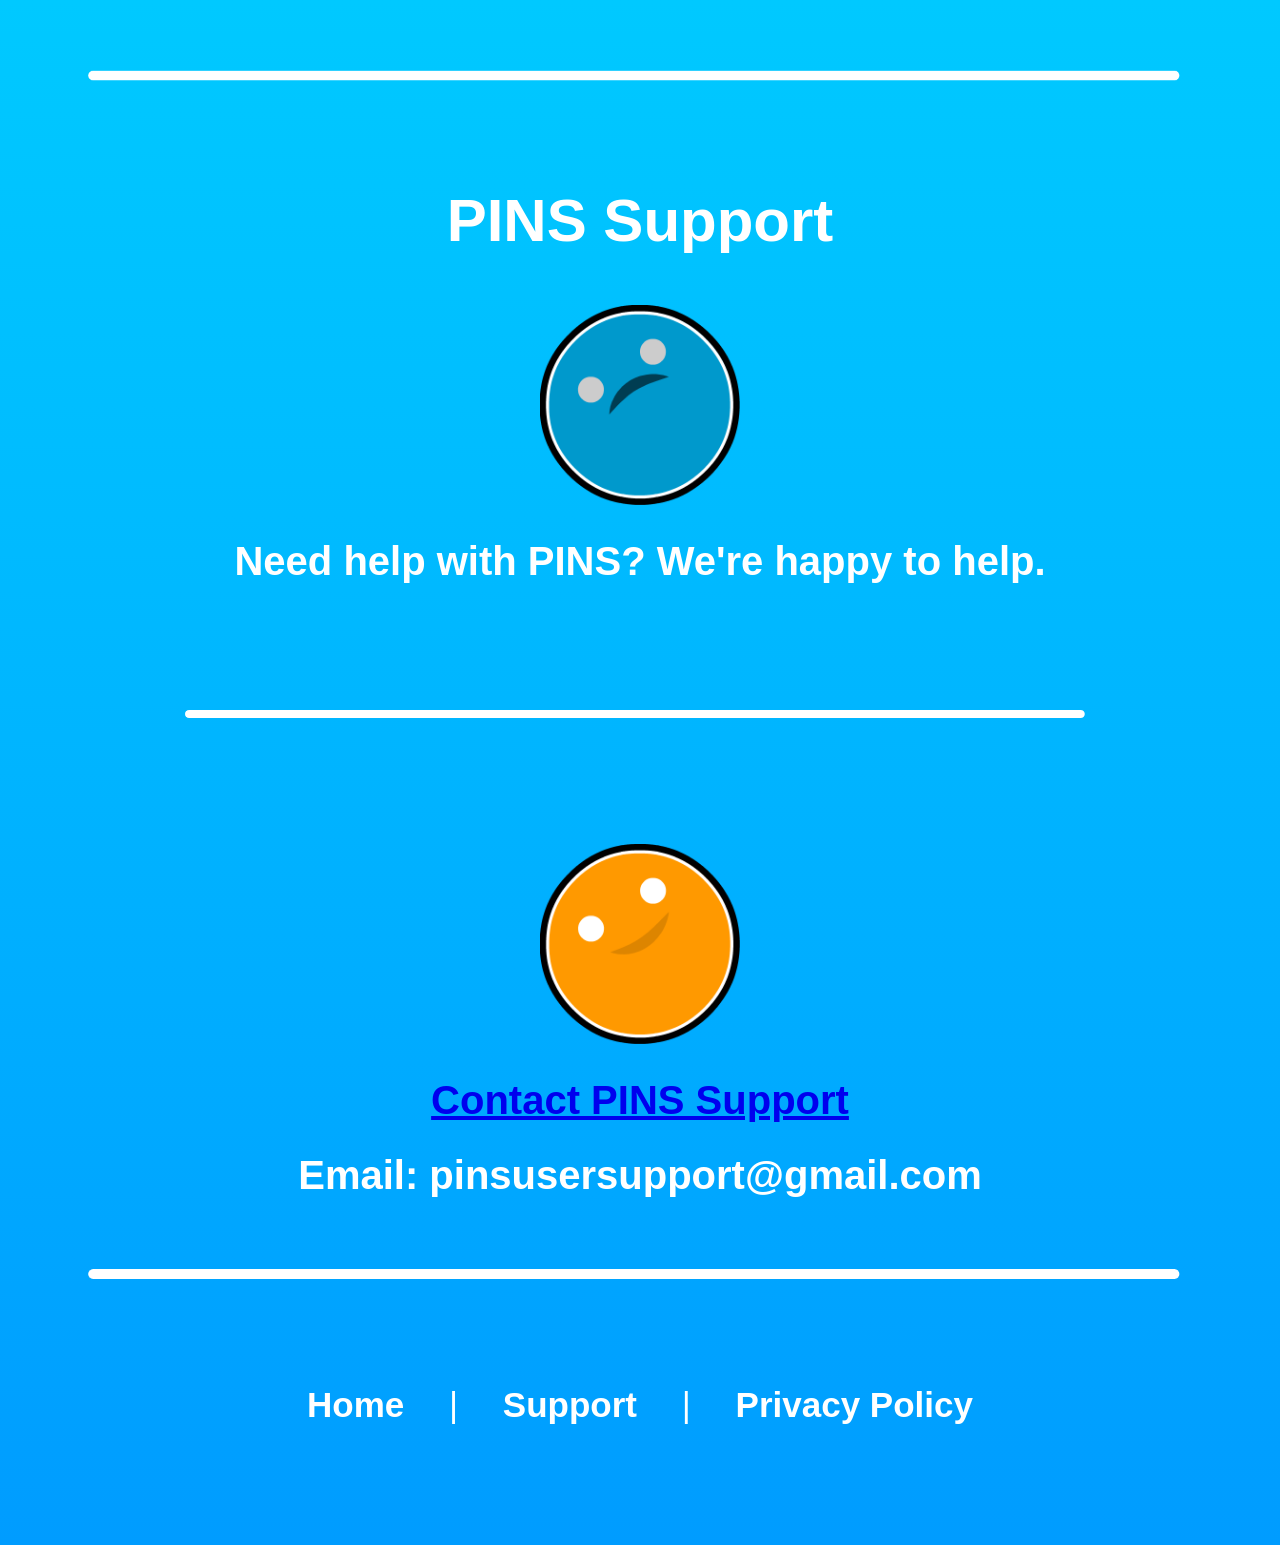
<file: support.html>
<!DOCTYPE html>
<html lang="en">
<head>
    <meta charset="UTF-8">
    <meta name="viewport" content="width=device-width, initial-scale=1.0">
    <title>PINS Support</title>
     <link rel="stylesheet" href="css/style.css">
</head>

<body>

    <img src=Images/Seperator.png alt="" class="SeperatorLarge">
    
    <h1 class = "Subtitle">PINS Support</h1>
    
    <img src="Images/Misery.png" alt = "Sad Pin :(" class= "Pins">
    
    <p class ="SupportText">
        Need help with PINS? We're happy to help.
    </p>
    
     <img src=Images/Seperator.png alt="" class="SeperatorSmall">

    
    <img src="Images/Joy.png" alt = "Happy Pin :)" class= "Pins">

    <p class ="SupportText">
        <a href="mailto:YOUR_SUPPORT_EMAIL?subject=PINS%20Support">
            Contact PINS Support
        </a>
    </p>

    <p class ="SupportText">
        Email: pinsusersupport@gmail.com
    </p>

     <img src=Images/Seperator.png alt="" class="SeperatorLarge">

     <nav>
            <a href="index.html">Home</a>
            <span>|</span>

            <a href="support.html">Support</a>
            <span>|</span>

            <a href="privacy-policy.html">Privacy Policy</a>
        </nav>

</body>
</html>
</file>
<file: css/style.css>
/* -------------------------
   PINS COLORS
------------------------- */

:root {
    --pins-top: #00c9ff;
    --pins-middle: #00b4ff;
    --pins-bottom: #009cff;
}

/* -------------------------
   PRIVACY POLICY PAGE
------------------------- */

body.privacy-page {
    background:
        linear-gradient(
            180deg,
            var(--pins-top) 0%,
            var(--pins-middle) 50%,
            var(--pins-bottom) 100%
        );

    background-attachment: fixed;
}


/* -------------------------
   BASE PAGE
------------------------- */

* {
    box-sizing: border-box;
}

html,
body {
    margin: 0;
    min-height: 100%;
}

body {
    min-height: 100vh;

    background:
        linear-gradient(
            180deg,
            var(--pins-top) 0%,
            var(--pins-middle) 50%,
            var(--pins-bottom) 100%
        );

    color: white;

    font-family:
        Arial,
        Helvetica,
        sans-serif;

    text-align: center;
}


/* -------------------------
   HEADER
------------------------- */

header {
    padding-top: 20px;
}

.pins-logo {
    display: block;

    width: min(90%, 650px);
    height: auto;

    margin: 0 auto;
}


/* -------------------------
   DESCRIPTION
------------------------- */

.game-description {
    max-width: 600px;

    margin: 5px auto 25px;

    padding: 0 20px;

    font-size: 30px;
    line-height: 1.5;
}


/* -------------------------
   SEPARATORS
------------------------- */

.SeperatorLarge {
    display: block;

    width: min(90%, 1900px);
    height: min(90%, 200px);

    margin: 15px auto 50px;
}

.SeperatorSmall {
    display: block;

    width: min(90%, 950px);
    height: min(90%, 100px);

    margin: 80px auto;
}


/* -------------------------
   APP ICON
------------------------- */

.AppIcon {
    display: block;

    width: min(90%, 256px);
    height: auto;

    margin: 0 auto 100px;
}


/* -------------------------
   IMAGE CONTAINERS
------------------------- */

.image-container {
    display: flex;

    justify-content: center;
    align-items: center;

    gap: 20px;
}

.image-container img {
    width: 50%;
    height: auto;
}


.image-container2 {
    display: flex;

    justify-content: center;
    align-items: center;

    gap: 20px;
}

.image-container2 img {
    width: 10%;
    height: auto;
}




/* -------------------------
   SUBTITLE
------------------------- */

.Subtitle {
    font-size: 60px;

    margin: 50px auto;
}


/* -------------------------
   PROMO
------------------------- */

.Promo {
    display: block;

    width: min(90%, 1888px);
    height: auto;

    margin: 10px auto 0;
}


/* -------------------------
   NAVIGATION
------------------------- */

nav {
    margin: 0 auto 120px;

    font-size: 35px;
}

nav a {
    color: white;

    text-decoration: none;

    margin: 0 35px;
    font-weight: bold;
    white-space: nowrap;
}

nav a:hover {
    text-decoration-line: underline;
    text-decoration-style: wavy;
    text-decoration-color: #70f8fa;
    text-decoration-thickness: 2px;
}


/* -------------------------
   PINS :)
------------------------- */
.Pins{
   
   width: min(90%, 200px);
   height: auto;
}


.SupportText{
   
   font-size: 40px;
   margin: 30px auto 0; 
   font-weight: bold;
   
}



/* -------------------------
   MOBILE
------------------------- */

@media (max-width: 700px) {

   .game-description {
      font-size: 22px;
   }

   .Subtitle {
      font-size: 32px;
   }

   .SeperatorLarge,
   .SeperatorSmall {
      margin-top: 90px;
      margin-bottom: 90px;
   }

   nav {
      font-size: 16px;
   }

   nav a {
    color: white;

    text-decoration: none;

    margin: 0 10px;
    font-weight: bold;
    white-space: nowrap;
   }


    main {
        margin: 20px 12px;
        padding: 28px 20px;
        border-radius: 12px;
    }

    h1 {
        font-size: 1.75rem;
    }

   .image-container2 img {
       width: 50%;
       height: auto;
   }

   .image-container img {
       width: 19%;
       height: auto;
   }

   .SupportText{
      
      font-size: 22px;
      margin: 30px auto 0; 
      font-weight: bold;
   
   }


}
</file>
